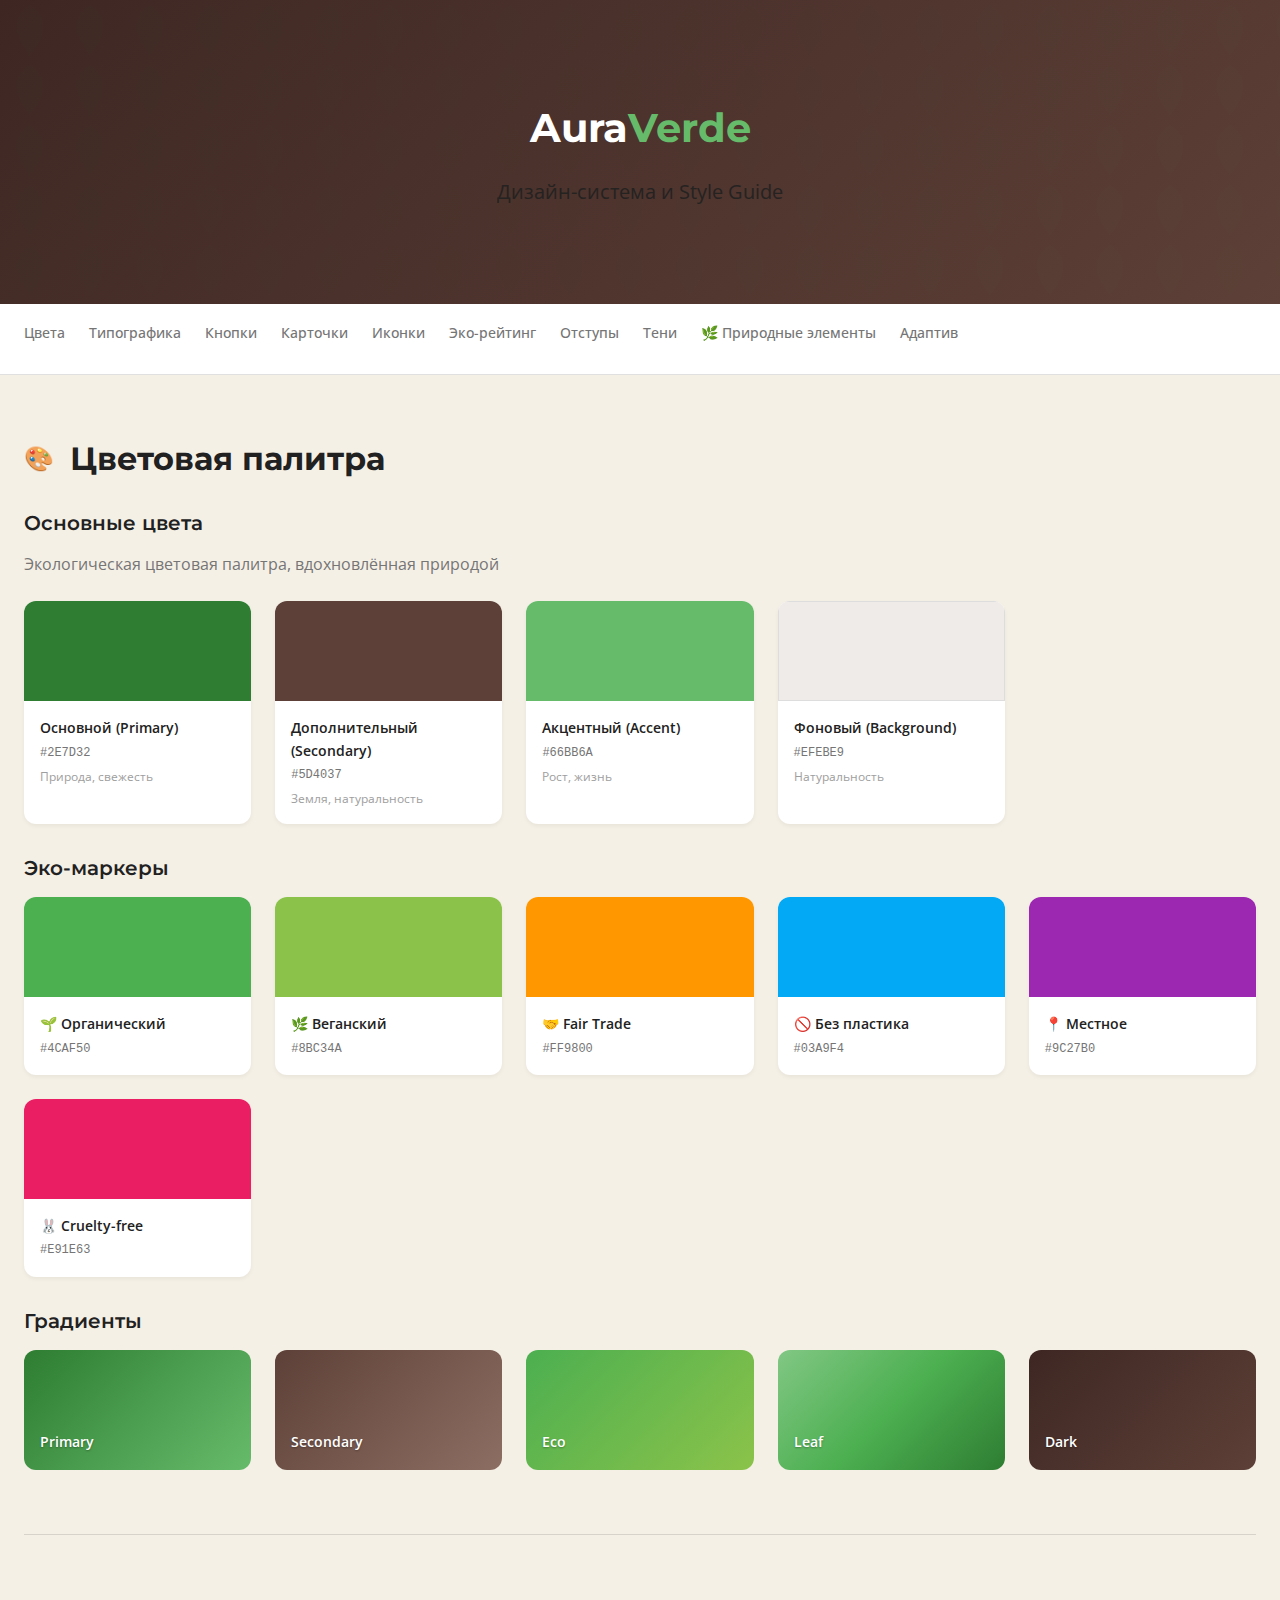
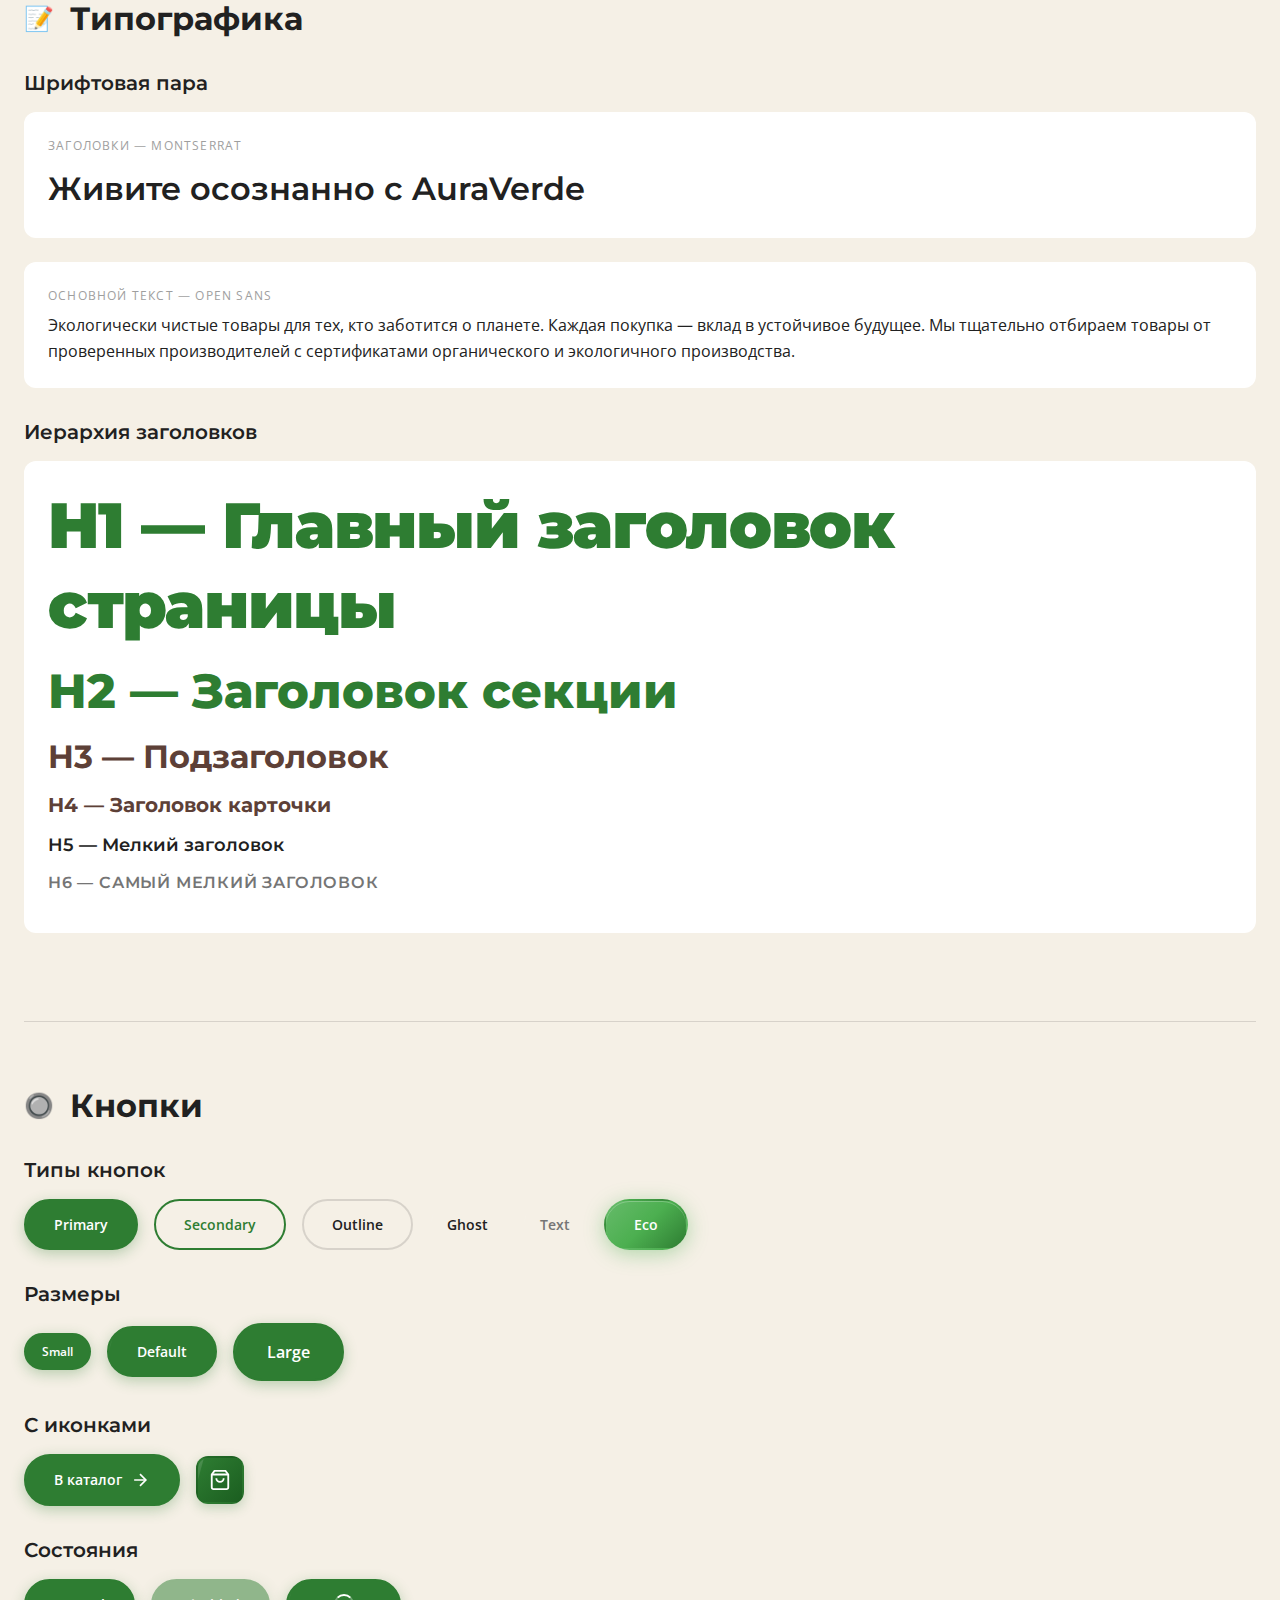
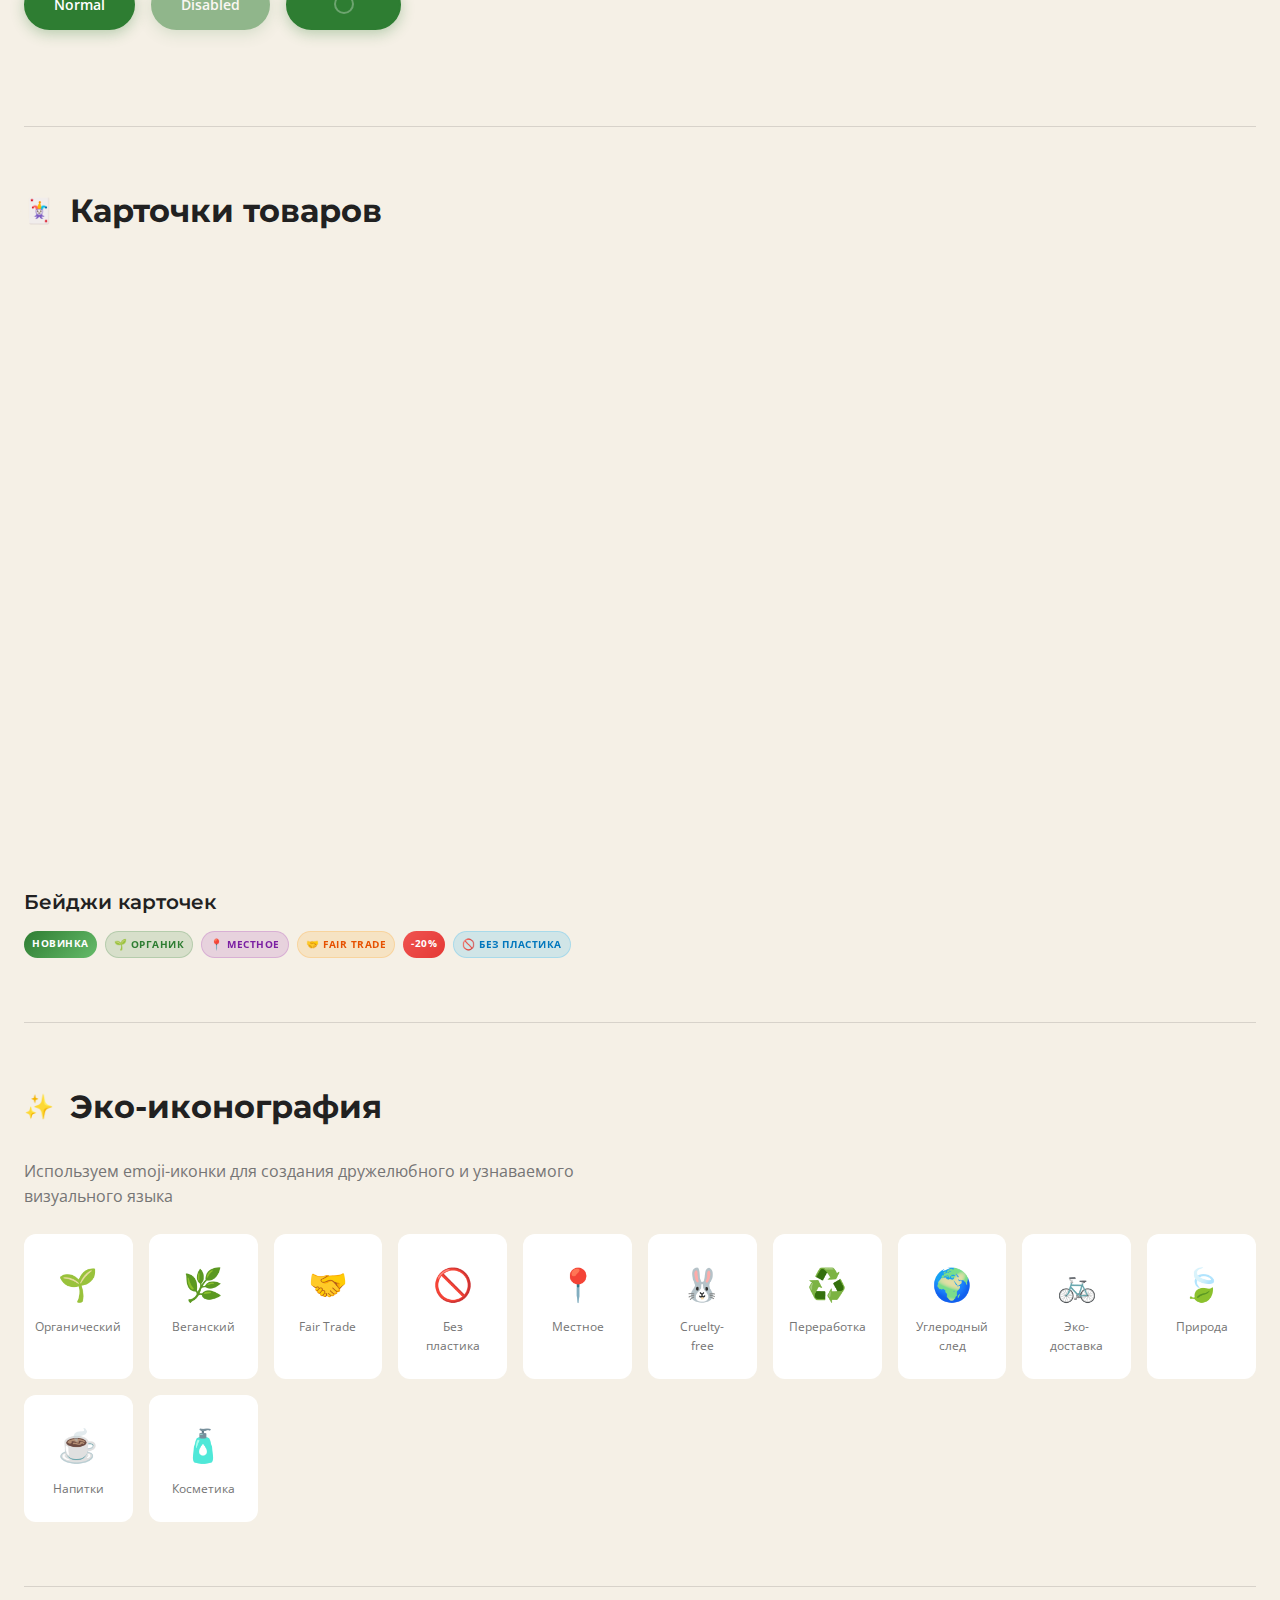
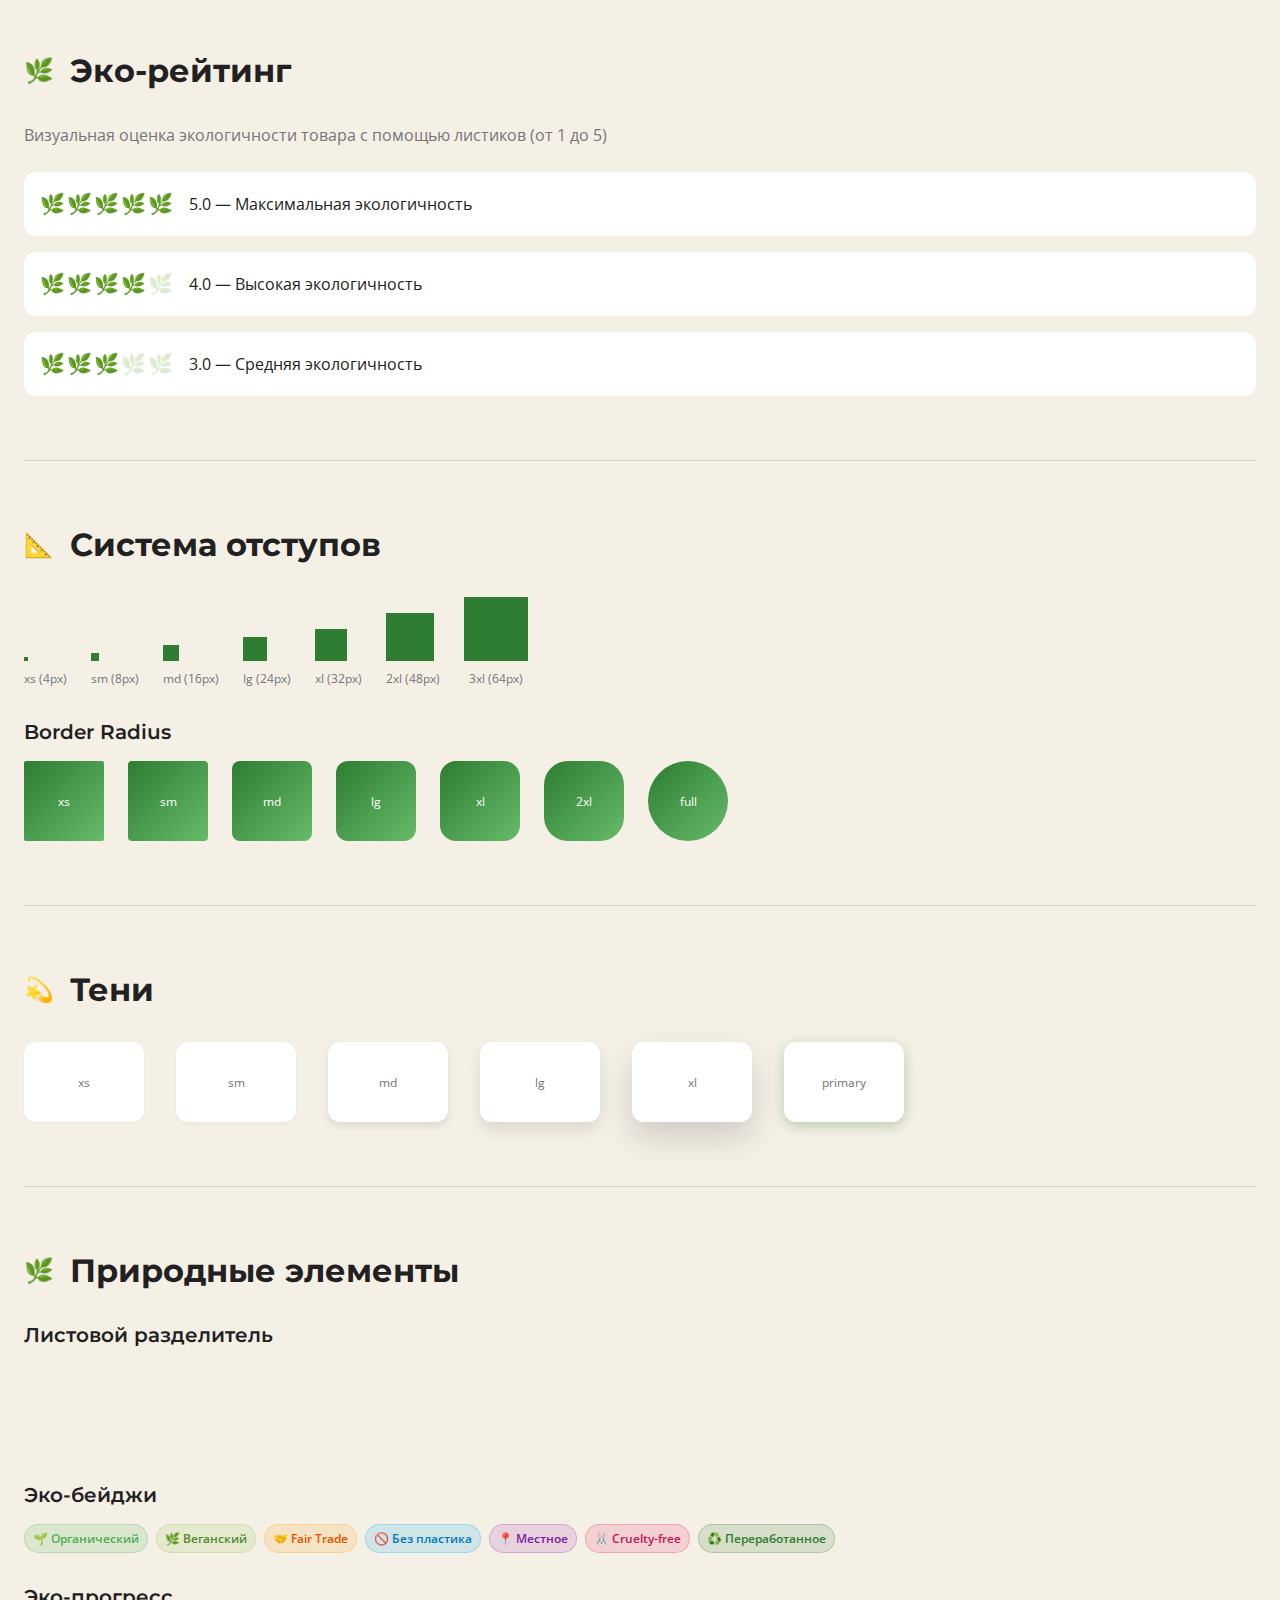
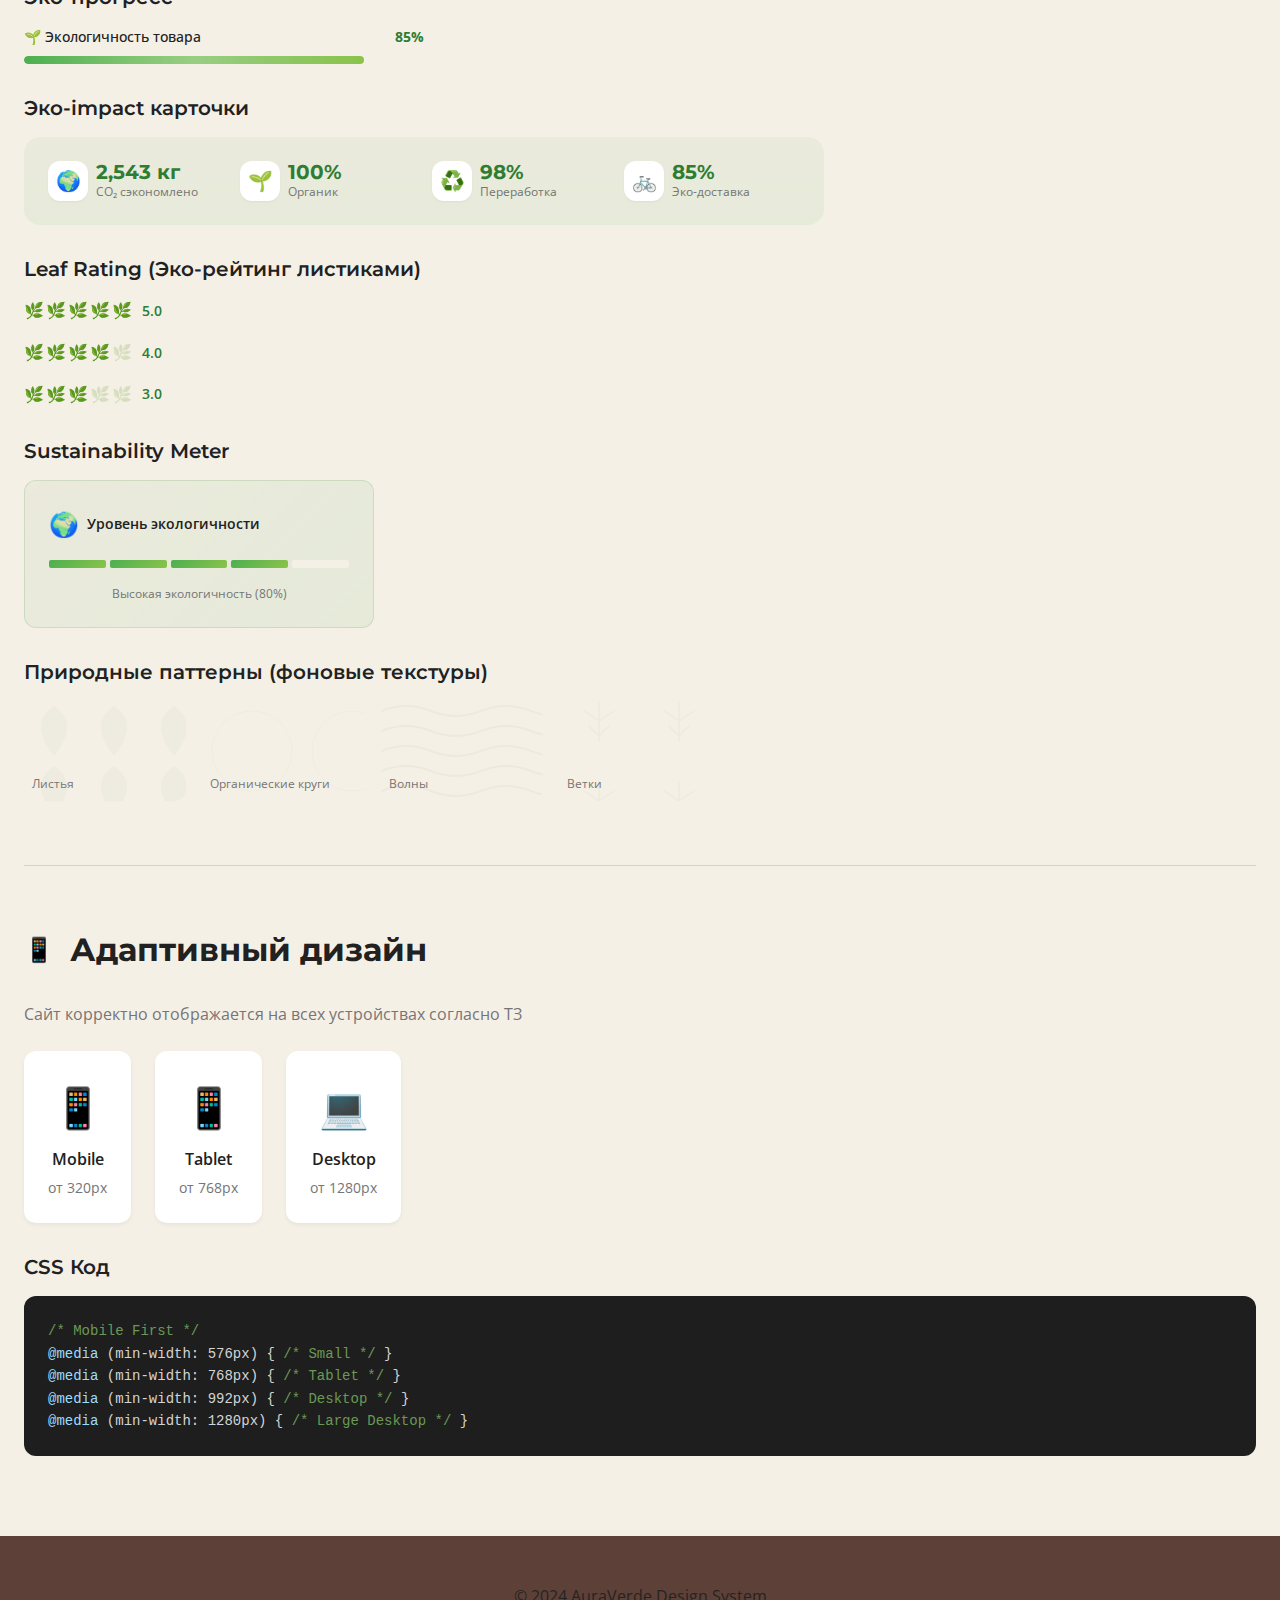
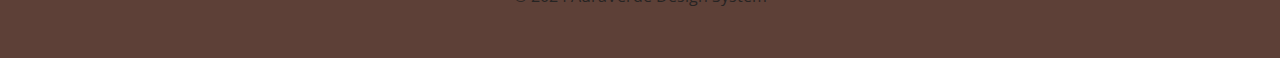
<file: style-guide.html>
<!DOCTYPE html>
<html lang="ru">
<head>
    <meta charset="UTF-8">
    <meta name="viewport" content="width=device-width, initial-scale=1.0">
    <title>AuraVerde — Style Guide</title>
    <link rel="preconnect" href="https://fonts.googleapis.com">
    <link rel="preconnect" href="https://fonts.gstatic.com" crossorigin>
    <link href="https://fonts.googleapis.com/css2?family=Montserrat:wght@400;500;600;700&family=Open+Sans:wght@300;400;500;600;700&display=swap" rel="stylesheet">
    <link rel="stylesheet" href="styles/index.css">
    
    <style>
        .sg-section {
            padding: var(--spacing-3xl) 0;
            border-bottom: 1px solid var(--color-border);
        }
        
        .sg-section:last-child {
            border-bottom: none;
        }
        
        .sg-title {
            font-family: var(--font-heading);
            font-size: var(--font-size-2xl);
            font-weight: var(--font-weight-bold);
            color: var(--color-text);
            margin-bottom: var(--spacing-xl);
            display: flex;
            align-items: center;
            gap: var(--spacing-md);
        }
        
        .sg-title-icon {
            font-size: 1.5rem;
        }
        
        .sg-subtitle {
            font-family: var(--font-heading);
            font-size: var(--font-size-lg);
            font-weight: var(--font-weight-semibold);
            color: var(--color-text);
            margin: var(--spacing-xl) 0 var(--spacing-md);
        }
        
        .sg-description {
            color: var(--color-text-light);
            margin-bottom: var(--spacing-lg);
            max-width: 600px;
        }

        .sg-colors {
            display: grid;
            grid-template-columns: repeat(auto-fill, minmax(200px, 1fr));
            gap: var(--spacing-lg);
        }
        
        .sg-color {
            background: var(--color-white);
            border-radius: var(--radius-lg);
            overflow: hidden;
            box-shadow: var(--shadow-sm);
        }
        
        .sg-color__swatch {
            height: 100px;
            display: flex;
            align-items: flex-end;
            padding: var(--spacing-md);
        }
        
        .sg-color__info {
            padding: var(--spacing-md);
        }
        
        .sg-color__name {
            font-weight: var(--font-weight-semibold);
            font-size: var(--font-size-sm);
            margin-bottom: var(--spacing-xs);
        }
        
        .sg-color__value {
            font-family: monospace;
            font-size: var(--font-size-xs);
            color: var(--color-text-light);
        }
        
        .sg-color__meaning {
            font-size: var(--font-size-xs);
            color: var(--color-text-muted);
            margin-top: var(--spacing-xs);
        }

        .sg-font-sample {
            margin-bottom: var(--spacing-lg);
            padding: var(--spacing-lg);
            background: var(--color-white);
            border-radius: var(--radius-lg);
        }
        
        .sg-font-label {
            font-size: var(--font-size-xs);
            color: var(--color-text-muted);
            text-transform: uppercase;
            letter-spacing: 0.1em;
            margin-bottom: var(--spacing-sm);
        }

        .sg-buttons {
            display: flex;
            flex-wrap: wrap;
            gap: var(--spacing-md);
            align-items: center;
        }
        
        .sg-button-group {
            margin-bottom: var(--spacing-xl);
        }

        .sg-cards {
            display: grid;
            grid-template-columns: repeat(auto-fill, minmax(280px, 1fr));
            gap: var(--spacing-xl);
        }

        .sg-icons {
            display: grid;
            grid-template-columns: repeat(auto-fill, minmax(100px, 1fr));
            gap: var(--spacing-md);
        }
        
        .sg-icon {
            display: flex;
            flex-direction: column;
            align-items: center;
            gap: var(--spacing-sm);
            padding: var(--spacing-lg);
            background: var(--color-white);
            border-radius: var(--radius-lg);
            text-align: center;
        }
        
        .sg-icon__symbol {
            font-size: 2rem;
        }
        
        .sg-icon__name {
            font-size: var(--font-size-xs);
            color: var(--color-text-light);
        }

        .sg-gradients {
            display: grid;
            grid-template-columns: repeat(auto-fill, minmax(200px, 1fr));
            gap: var(--spacing-lg);
        }
        
        .sg-gradient {
            height: 120px;
            border-radius: var(--radius-lg);
            display: flex;
            align-items: flex-end;
            padding: var(--spacing-md);
        }
        
        .sg-gradient__name {
            color: var(--color-white);
            font-size: var(--font-size-sm);
            font-weight: var(--font-weight-semibold);
            text-shadow: 0 1px 2px rgba(0,0,0,0.3);
        }

        .sg-spacing {
            display: flex;
            flex-wrap: wrap;
            gap: var(--spacing-lg);
            align-items: flex-end;
        }
        
        .sg-spacing-item {
            text-align: center;
        }
        
        .sg-spacing-box {
            background: var(--color-primary);
            margin-bottom: var(--spacing-sm);
        }
        
        .sg-spacing-label {
            font-size: var(--font-size-xs);
            color: var(--color-text-light);
        }

        .sg-shadows {
            display: flex;
            flex-wrap: wrap;
            gap: var(--spacing-xl);
        }
        
        .sg-shadow-item {
            width: 120px;
            height: 80px;
            background: var(--color-white);
            border-radius: var(--radius-lg);
            display: flex;
            align-items: center;
            justify-content: center;
            font-size: var(--font-size-xs);
            color: var(--color-text-light);
        }

        .sg-radius {
            display: flex;
            flex-wrap: wrap;
            gap: var(--spacing-lg);
        }
        
        .sg-radius-item {
            width: 80px;
            height: 80px;
            background: var(--gradient-primary);
            display: flex;
            align-items: center;
            justify-content: center;
            color: var(--color-white);
            font-size: var(--font-size-xs);
        }

        .sg-responsive {
            display: flex;
            gap: var(--spacing-lg);
            flex-wrap: wrap;
        }
        
        .sg-device {
            background: var(--color-white);
            border-radius: var(--radius-lg);
            padding: var(--spacing-lg);
            text-align: center;
            box-shadow: var(--shadow-sm);
        }
        
        .sg-device__icon {
            font-size: 2.5rem;
            margin-bottom: var(--spacing-sm);
        }
        
        .sg-device__name {
            font-weight: var(--font-weight-semibold);
            margin-bottom: var(--spacing-xs);
        }
        
        .sg-device__size {
            font-size: var(--font-size-sm);
            color: var(--color-text-light);
        }

        .sg-code {
            background: #1e1e1e;
            color: #d4d4d4;
            padding: var(--spacing-lg);
            border-radius: var(--radius-lg);
            font-family: 'Fira Code', monospace;
            font-size: var(--font-size-sm);
            overflow-x: auto;
            margin: var(--spacing-md) 0;
        }
        
        .sg-code .comment { color: #6a9955; }
        .sg-code .property { color: #9cdcfe; }
        .sg-code .value { color: #ce9178; }

        .sg-badges {
            display: flex;
            flex-wrap: wrap;
            gap: var(--spacing-sm);
        }

        .sg-eco-ratings {
            display: flex;
            flex-direction: column;
            gap: var(--spacing-md);
        }
        
        .sg-eco-rating {
            display: flex;
            align-items: center;
            gap: var(--spacing-md);
            padding: var(--spacing-md);
            background: var(--color-white);
            border-radius: var(--radius-lg);
        }
        
        .sg-eco-leaves {
            display: flex;
            gap: 2px;
        }
        
        .sg-eco-leaf {
            font-size: 1.25rem;
            opacity: 0.2;
        }
        
        .sg-eco-leaf--filled {
            opacity: 1;
        }

        .sg-header {
            background: var(--gradient-dark);
            color: var(--color-white);
            padding: var(--spacing-4xl) 0;
            text-align: center;
            position: relative;
            overflow: hidden;
        }
        
        .sg-header::before {
            content: '';
            position: absolute;
            inset: 0;
            background: var(--texture-leaves);
            opacity: 0.5;
        }
        
        .sg-header__content {
            position: relative;
            z-index: 1;
        }
        
        .sg-header__logo {
            font-family: var(--font-heading);
            font-size: var(--font-size-3xl);
            font-weight: var(--font-weight-bold);
            margin-bottom: var(--spacing-md);
        }
        
        .sg-header__logo-aura {
            color: var(--color-white);
        }
        
        .sg-header__logo-verde {
            color: var(--color-accent);
        }
        
        .sg-header__subtitle {
            font-size: var(--font-size-lg);
            opacity: 0.9;
        }

        .sg-nav {
            position: sticky;
            top: 0;
            background: var(--color-white);
            border-bottom: 1px solid var(--color-border);
            z-index: 100;
            padding: var(--spacing-md) 0;
        }
        
        .sg-nav__list {
            display: flex;
            gap: var(--spacing-lg);
            overflow-x: auto;
            padding-bottom: var(--spacing-sm);
        }
        
        .sg-nav__link {
            font-size: var(--font-size-sm);
            font-weight: var(--font-weight-medium);
            color: var(--color-text-light);
            white-space: nowrap;
            transition: color var(--transition-fast);
        }
        
        .sg-nav__link:hover {
            color: var(--color-primary);
        }
    </style>
</head>
<body style="background: var(--color-bg);">
    <header class="sg-header">
        <div class="sg-header__content">
            <div class="sg-header__logo">
                <span class="sg-header__logo-aura">Aura</span><span class="sg-header__logo-verde">Verde</span>
            </div>
            <p class="sg-header__subtitle">Дизайн-система и Style Guide</p>
        </div>
    </header>

    <nav class="sg-nav">
        <div class="container">
            <ul class="sg-nav__list">
                <li><a href="#colors" class="sg-nav__link">Цвета</a></li>
                <li><a href="#typography" class="sg-nav__link">Типографика</a></li>
                <li><a href="#buttons" class="sg-nav__link">Кнопки</a></li>
                <li><a href="#cards" class="sg-nav__link">Карточки</a></li>
                <li><a href="#icons" class="sg-nav__link">Иконки</a></li>
                <li><a href="#eco-rating" class="sg-nav__link">Эко-рейтинг</a></li>
                <li><a href="#spacing" class="sg-nav__link">Отступы</a></li>
                <li><a href="#shadows" class="sg-nav__link">Тени</a></li>
                <li><a href="#nature" class="sg-nav__link">🌿 Природные элементы</a></li>
                <li><a href="#responsive" class="sg-nav__link">Адаптив</a></li>
            </ul>
        </div>
    </nav>

    <main class="container">
        <section class="sg-section" id="colors">
            <h2 class="sg-title"><span class="sg-title-icon">🎨</span> Цветовая палитра</h2>
            
            <h3 class="sg-subtitle">Основные цвета</h3>
            <p class="sg-description">Экологическая цветовая палитра, вдохновлённая природой</p>
            
            <div class="sg-colors">
                <div class="sg-color">
                    <div class="sg-color__swatch" style="background: #2E7D32;"></div>
                    <div class="sg-color__info">
                        <div class="sg-color__name">Основной (Primary)</div>
                        <div class="sg-color__value">#2E7D32</div>
                        <div class="sg-color__meaning">Природа, свежесть</div>
                    </div>
                </div>
                <div class="sg-color">
                    <div class="sg-color__swatch" style="background: #5D4037;"></div>
                    <div class="sg-color__info">
                        <div class="sg-color__name">Дополнительный (Secondary)</div>
                        <div class="sg-color__value">#5D4037</div>
                        <div class="sg-color__meaning">Земля, натуральность</div>
                    </div>
                </div>
                <div class="sg-color">
                    <div class="sg-color__swatch" style="background: #66BB6A;"></div>
                    <div class="sg-color__info">
                        <div class="sg-color__name">Акцентный (Accent)</div>
                        <div class="sg-color__value">#66BB6A</div>
                        <div class="sg-color__meaning">Рост, жизнь</div>
                    </div>
                </div>
                <div class="sg-color">
                    <div class="sg-color__swatch" style="background: #EFEBE9; border: 1px solid #ddd;"></div>
                    <div class="sg-color__info">
                        <div class="sg-color__name">Фоновый (Background)</div>
                        <div class="sg-color__value">#EFEBE9</div>
                        <div class="sg-color__meaning">Натуральность</div>
                    </div>
                </div>
            </div>
            
            <h3 class="sg-subtitle">Эко-маркеры</h3>
            <div class="sg-colors">
                <div class="sg-color">
                    <div class="sg-color__swatch" style="background: #4CAF50;"></div>
                    <div class="sg-color__info">
                        <div class="sg-color__name">🌱 Органический</div>
                        <div class="sg-color__value">#4CAF50</div>
                    </div>
                </div>
                <div class="sg-color">
                    <div class="sg-color__swatch" style="background: #8BC34A;"></div>
                    <div class="sg-color__info">
                        <div class="sg-color__name">🌿 Веганский</div>
                        <div class="sg-color__value">#8BC34A</div>
                    </div>
                </div>
                <div class="sg-color">
                    <div class="sg-color__swatch" style="background: #FF9800;"></div>
                    <div class="sg-color__info">
                        <div class="sg-color__name">🤝 Fair Trade</div>
                        <div class="sg-color__value">#FF9800</div>
                    </div>
                </div>
                <div class="sg-color">
                    <div class="sg-color__swatch" style="background: #03A9F4;"></div>
                    <div class="sg-color__info">
                        <div class="sg-color__name">🚫 Без пластика</div>
                        <div class="sg-color__value">#03A9F4</div>
                    </div>
                </div>
                <div class="sg-color">
                    <div class="sg-color__swatch" style="background: #9C27B0;"></div>
                    <div class="sg-color__info">
                        <div class="sg-color__name">📍 Местное</div>
                        <div class="sg-color__value">#9C27B0</div>
                    </div>
                </div>
                <div class="sg-color">
                    <div class="sg-color__swatch" style="background: #E91E63;"></div>
                    <div class="sg-color__info">
                        <div class="sg-color__name">🐰 Cruelty-free</div>
                        <div class="sg-color__value">#E91E63</div>
                    </div>
                </div>
            </div>
            
            <h3 class="sg-subtitle">Градиенты</h3>
            <div class="sg-gradients">
                <div class="sg-gradient" style="background: linear-gradient(135deg, #2E7D32 0%, #66BB6A 100%);">
                    <span class="sg-gradient__name">Primary</span>
                </div>
                <div class="sg-gradient" style="background: linear-gradient(135deg, #5D4037 0%, #8D6E63 100%);">
                    <span class="sg-gradient__name">Secondary</span>
                </div>
                <div class="sg-gradient" style="background: linear-gradient(135deg, #4CAF50 0%, #8BC34A 100%);">
                    <span class="sg-gradient__name">Eco</span>
                </div>
                <div class="sg-gradient" style="background: linear-gradient(135deg, #81C784 0%, #4CAF50 50%, #2E7D32 100%);">
                    <span class="sg-gradient__name">Leaf</span>
                </div>
                <div class="sg-gradient" style="background: linear-gradient(135deg, #3E2723 0%, #5D4037 100%);">
                    <span class="sg-gradient__name">Dark</span>
                </div>
            </div>
        </section>

        <section class="sg-section" id="typography">
            <h2 class="sg-title"><span class="sg-title-icon">📝</span> Типографика</h2>
            
            <h3 class="sg-subtitle">Шрифтовая пара</h3>
            
            <div class="sg-font-sample">
                <div class="sg-font-label">Заголовки — Montserrat</div>
                <p style="font-family: 'Montserrat', sans-serif; font-size: 2rem; font-weight: 600;">
                    Живите осознанно с AuraVerde
                </p>
            </div>
            
            <div class="sg-font-sample">
                <div class="sg-font-label">Основной текст — Open Sans</div>
                <p style="font-family: 'Open Sans', sans-serif; font-size: 1rem; line-height: 1.6;">
                    Экологически чистые товары для тех, кто заботится о планете. 
                    Каждая покупка — вклад в устойчивое будущее. Мы тщательно отбираем 
                    товары от проверенных производителей с сертификатами органического 
                    и экологичного производства.
                </p>
            </div>
            
            <h3 class="sg-subtitle">Иерархия заголовков</h3>
            
            <div class="sg-font-sample">
                <h1>H1 — Главный заголовок страницы</h1>
                <h2>H2 — Заголовок секции</h2>
                <h3>H3 — Подзаголовок</h3>
                <h4>H4 — Заголовок карточки</h4>
                <h5>H5 — Мелкий заголовок</h5>
                <h6>H6 — Самый мелкий заголовок</h6>
            </div>
        </section>

        <section class="sg-section" id="buttons">
            <h2 class="sg-title"><span class="sg-title-icon">🔘</span> Кнопки</h2>
            
            <div class="sg-button-group">
                <h3 class="sg-subtitle">Типы кнопок</h3>
                <div class="sg-buttons">
                    <button class="btn btn--primary">Primary</button>
                    <button class="btn btn--secondary">Secondary</button>
                    <button class="btn btn--outline">Outline</button>
                    <button class="btn btn--ghost">Ghost</button>
                    <button class="btn btn--text">Text</button>
                    <button class="btn btn--eco">Eco</button>
                </div>
            </div>
            
            <div class="sg-button-group">
                <h3 class="sg-subtitle">Размеры</h3>
                <div class="sg-buttons">
                    <button class="btn btn--primary btn--sm">Small</button>
                    <button class="btn btn--primary">Default</button>
                    <button class="btn btn--primary btn--lg">Large</button>
                </div>
            </div>
            
            <div class="sg-button-group">
                <h3 class="sg-subtitle">С иконками</h3>
                <div class="sg-buttons">
                    <button class="btn btn--primary">
                        В каталог
                        <svg width="20" height="20" viewBox="0 0 24 24" fill="none" stroke="currentColor" stroke-width="2">
                            <line x1="5" y1="12" x2="19" y2="12"></line>
                            <polyline points="12 5 19 12 12 19"></polyline>
                        </svg>
                    </button>
                    <button class="btn btn--cart" title="В корзину">
                        <svg width="22" height="22" viewBox="0 0 24 24" fill="none" stroke="currentColor" stroke-width="2">
                            <path d="M6 2L3 6v14a2 2 0 0 0 2 2h14a2 2 0 0 0 2-2V6l-3-4z"></path>
                            <line x1="3" y1="6" x2="21" y2="6"></line>
                            <path d="M16 10a4 4 0 0 1-8 0"></path>
                        </svg>
                    </button>
                </div>
            </div>
            
            <div class="sg-button-group">
                <h3 class="sg-subtitle">Состояния</h3>
                <div class="sg-buttons">
                    <button class="btn btn--primary">Normal</button>
                    <button class="btn btn--primary" disabled>Disabled</button>
                    <button class="btn btn--primary btn--loading">Loading</button>
                </div>
            </div>
        </section>

        <section class="sg-section" id="cards">
            <h2 class="sg-title"><span class="sg-title-icon">🃏</span> Карточки товаров</h2>
            
            <div class="sg-cards">
                <div class="product-card">
                    <div class="product-card__badges">
                        <span class="product-card__badge product-card__badge--new">Новинка</span>
                        <span class="product-card__badge product-card__badge--eco">🌱 Органик</span>
                    </div>
                    <div class="product-card__image">
                        <div class="product-card__placeholder">🍯</div>
                        <button class="product-card__quick-view">Быстрый просмотр</button>
                    </div>
                    <div class="product-card__content">
                        <span class="product-card__category">Продукты</span>
                        <h3 class="product-card__title">Органический мёд липовый</h3>
                        <div class="product-card__eco-rating">
                            <div class="sg-eco-leaves">
                                <span class="sg-eco-leaf sg-eco-leaf--filled">🌿</span>
                                <span class="sg-eco-leaf sg-eco-leaf--filled">🌿</span>
                                <span class="sg-eco-leaf sg-eco-leaf--filled">🌿</span>
                                <span class="sg-eco-leaf sg-eco-leaf--filled">🌿</span>
                                <span class="sg-eco-leaf sg-eco-leaf--filled">🌿</span>
                            </div>
                        </div>
                        <div class="product-card__footer">
                            <div class="product-card__price">
                                <span class="product-card__price-current">590 руб.</span>
                            </div>
                            <button class="btn btn--cart">
                                <svg width="20" height="20" viewBox="0 0 24 24" fill="none" stroke="currentColor" stroke-width="2">
                                    <path d="M6 2L3 6v14a2 2 0 0 0 2 2h14a2 2 0 0 0 2-2V6l-3-4z"></path>
                                    <line x1="3" y1="6" x2="21" y2="6"></line>
                                    <path d="M16 10a4 4 0 0 1-8 0"></path>
                                </svg>
                            </button>
                        </div>
                    </div>
                </div>

                <div class="product-card">
                    <div class="product-card__badges">
                        <span class="product-card__badge product-card__badge--fairtrade">🤝 Fair Trade</span>
                    </div>
                    <div class="product-card__image">
                        <div class="product-card__placeholder">☕</div>
                        <button class="product-card__quick-view">Быстрый просмотр</button>
                    </div>
                    <div class="product-card__content">
                        <span class="product-card__category">Продукты</span>
                        <h3 class="product-card__title">Кофе молотый Fair Trade</h3>
                        <div class="product-card__eco-rating">
                            <div class="sg-eco-leaves">
                                <span class="sg-eco-leaf sg-eco-leaf--filled">🌿</span>
                                <span class="sg-eco-leaf sg-eco-leaf--filled">🌿</span>
                                <span class="sg-eco-leaf sg-eco-leaf--filled">🌿</span>
                                <span class="sg-eco-leaf sg-eco-leaf--filled">🌿</span>
                                <span class="sg-eco-leaf">🌿</span>
                            </div>
                        </div>
                        <div class="product-card__footer">
                            <div class="product-card__price">
                                <span class="product-card__price-old">890 руб.</span>
                                <span class="product-card__price-current">750 руб.</span>
                            </div>
                            <button class="btn btn--cart">
                                <svg width="20" height="20" viewBox="0 0 24 24" fill="none" stroke="currentColor" stroke-width="2">
                                    <path d="M6 2L3 6v14a2 2 0 0 0 2 2h14a2 2 0 0 0 2-2V6l-3-4z"></path>
                                    <line x1="3" y1="6" x2="21" y2="6"></line>
                                    <path d="M16 10a4 4 0 0 1-8 0"></path>
                                </svg>
                            </button>
                        </div>
                    </div>
                </div>

                <div class="product-card">
                    <div class="product-card__badges">
                        <span class="product-card__badge product-card__badge--plastic-free">🚫 Без пластика</span>
                        <span class="product-card__badge product-card__badge--local">📍 Местное</span>
                    </div>
                    <div class="product-card__image">
                        <div class="product-card__placeholder">🧴</div>
                        <button class="product-card__quick-view">Быстрый просмотр</button>
                    </div>
                    <div class="product-card__content">
                        <span class="product-card__category">Косметика</span>
                        <h3 class="product-card__title">Шампунь твёрдый с лавандой</h3>
                        <div class="product-card__eco-rating">
                            <div class="sg-eco-leaves">
                                <span class="sg-eco-leaf sg-eco-leaf--filled">🌿</span>
                                <span class="sg-eco-leaf sg-eco-leaf--filled">🌿</span>
                                <span class="sg-eco-leaf sg-eco-leaf--filled">🌿</span>
                                <span class="sg-eco-leaf sg-eco-leaf--filled">🌿</span>
                                <span class="sg-eco-leaf sg-eco-leaf--filled">🌿</span>
                            </div>
                        </div>
                        <div class="product-card__footer">
                            <div class="product-card__price">
                                <span class="product-card__price-current">450 руб.</span>
                            </div>
                            <button class="btn btn--cart">
                                <svg width="20" height="20" viewBox="0 0 24 24" fill="none" stroke="currentColor" stroke-width="2">
                                    <path d="M6 2L3 6v14a2 2 0 0 0 2 2h14a2 2 0 0 0 2-2V6l-3-4z"></path>
                                    <line x1="3" y1="6" x2="21" y2="6"></line>
                                    <path d="M16 10a4 4 0 0 1-8 0"></path>
                                </svg>
                            </button>
                        </div>
                    </div>
                </div>
            </div>
            
            <h3 class="sg-subtitle">Бейджи карточек</h3>
            <div class="sg-badges">
                <span class="product-card__badge product-card__badge--new">Новинка</span>
                <span class="product-card__badge product-card__badge--eco">🌱 Органик</span>
                <span class="product-card__badge product-card__badge--local">📍 Местное</span>
                <span class="product-card__badge product-card__badge--fairtrade">🤝 Fair Trade</span>
                <span class="product-card__badge product-card__badge--sale">-20%</span>
                <span class="product-card__badge product-card__badge--plastic-free">🚫 Без пластика</span>
            </div>
        </section>

        <section class="sg-section" id="icons">
            <h2 class="sg-title"><span class="sg-title-icon">✨</span> Эко-иконография</h2>
            
            <p class="sg-description">
                Используем emoji-иконки для создания дружелюбного и узнаваемого визуального языка
            </p>
            
            <div class="sg-icons">
                <div class="sg-icon">
                    <span class="sg-icon__symbol">🌱</span>
                    <span class="sg-icon__name">Органический</span>
                </div>
                <div class="sg-icon">
                    <span class="sg-icon__symbol">🌿</span>
                    <span class="sg-icon__name">Веганский</span>
                </div>
                <div class="sg-icon">
                    <span class="sg-icon__symbol">🤝</span>
                    <span class="sg-icon__name">Fair Trade</span>
                </div>
                <div class="sg-icon">
                    <span class="sg-icon__symbol">🚫</span>
                    <span class="sg-icon__name">Без пластика</span>
                </div>
                <div class="sg-icon">
                    <span class="sg-icon__symbol">📍</span>
                    <span class="sg-icon__name">Местное</span>
                </div>
                <div class="sg-icon">
                    <span class="sg-icon__symbol">🐰</span>
                    <span class="sg-icon__name">Cruelty-free</span>
                </div>
                <div class="sg-icon">
                    <span class="sg-icon__symbol">♻️</span>
                    <span class="sg-icon__name">Переработка</span>
                </div>
                <div class="sg-icon">
                    <span class="sg-icon__symbol">🌍</span>
                    <span class="sg-icon__name">Углеродный след</span>
                </div>
                <div class="sg-icon">
                    <span class="sg-icon__symbol">🚲</span>
                    <span class="sg-icon__name">Эко-доставка</span>
                </div>
                <div class="sg-icon">
                    <span class="sg-icon__symbol">🍃</span>
                    <span class="sg-icon__name">Природа</span>
                </div>
                <div class="sg-icon">
                    <span class="sg-icon__symbol">☕</span>
                    <span class="sg-icon__name">Напитки</span>
                </div>
                <div class="sg-icon">
                    <span class="sg-icon__symbol">🧴</span>
                    <span class="sg-icon__name">Косметика</span>
                </div>
            </div>
        </section>

        <section class="sg-section" id="eco-rating">
            <h2 class="sg-title"><span class="sg-title-icon">🌿</span> Эко-рейтинг</h2>
            
            <p class="sg-description">
                Визуальная оценка экологичности товара с помощью листиков (от 1 до 5)
            </p>
            
            <div class="sg-eco-ratings">
                <div class="sg-eco-rating">
                    <div class="sg-eco-leaves">
                        <span class="sg-eco-leaf sg-eco-leaf--filled">🌿</span>
                        <span class="sg-eco-leaf sg-eco-leaf--filled">🌿</span>
                        <span class="sg-eco-leaf sg-eco-leaf--filled">🌿</span>
                        <span class="sg-eco-leaf sg-eco-leaf--filled">🌿</span>
                        <span class="sg-eco-leaf sg-eco-leaf--filled">🌿</span>
                    </div>
                    <span>5.0 — Максимальная экологичность</span>
                </div>
                <div class="sg-eco-rating">
                    <div class="sg-eco-leaves">
                        <span class="sg-eco-leaf sg-eco-leaf--filled">🌿</span>
                        <span class="sg-eco-leaf sg-eco-leaf--filled">🌿</span>
                        <span class="sg-eco-leaf sg-eco-leaf--filled">🌿</span>
                        <span class="sg-eco-leaf sg-eco-leaf--filled">🌿</span>
                        <span class="sg-eco-leaf">🌿</span>
                    </div>
                    <span>4.0 — Высокая экологичность</span>
                </div>
                <div class="sg-eco-rating">
                    <div class="sg-eco-leaves">
                        <span class="sg-eco-leaf sg-eco-leaf--filled">🌿</span>
                        <span class="sg-eco-leaf sg-eco-leaf--filled">🌿</span>
                        <span class="sg-eco-leaf sg-eco-leaf--filled">🌿</span>
                        <span class="sg-eco-leaf">🌿</span>
                        <span class="sg-eco-leaf">🌿</span>
                    </div>
                    <span>3.0 — Средняя экологичность</span>
                </div>
            </div>
        </section>

        <section class="sg-section" id="spacing">
            <h2 class="sg-title"><span class="sg-title-icon">📐</span> Система отступов</h2>
            
            <div class="sg-spacing">
                <div class="sg-spacing-item">
                    <div class="sg-spacing-box" style="width: 4px; height: 4px;"></div>
                    <div class="sg-spacing-label">xs (4px)</div>
                </div>
                <div class="sg-spacing-item">
                    <div class="sg-spacing-box" style="width: 8px; height: 8px;"></div>
                    <div class="sg-spacing-label">sm (8px)</div>
                </div>
                <div class="sg-spacing-item">
                    <div class="sg-spacing-box" style="width: 16px; height: 16px;"></div>
                    <div class="sg-spacing-label">md (16px)</div>
                </div>
                <div class="sg-spacing-item">
                    <div class="sg-spacing-box" style="width: 24px; height: 24px;"></div>
                    <div class="sg-spacing-label">lg (24px)</div>
                </div>
                <div class="sg-spacing-item">
                    <div class="sg-spacing-box" style="width: 32px; height: 32px;"></div>
                    <div class="sg-spacing-label">xl (32px)</div>
                </div>
                <div class="sg-spacing-item">
                    <div class="sg-spacing-box" style="width: 48px; height: 48px;"></div>
                    <div class="sg-spacing-label">2xl (48px)</div>
                </div>
                <div class="sg-spacing-item">
                    <div class="sg-spacing-box" style="width: 64px; height: 64px;"></div>
                    <div class="sg-spacing-label">3xl (64px)</div>
                </div>
            </div>
            
            <h3 class="sg-subtitle">Border Radius</h3>
            <div class="sg-radius">
                <div class="sg-radius-item" style="border-radius: 2px;">xs</div>
                <div class="sg-radius-item" style="border-radius: 4px;">sm</div>
                <div class="sg-radius-item" style="border-radius: 8px;">md</div>
                <div class="sg-radius-item" style="border-radius: 12px;">lg</div>
                <div class="sg-radius-item" style="border-radius: 16px;">xl</div>
                <div class="sg-radius-item" style="border-radius: 24px;">2xl</div>
                <div class="sg-radius-item" style="border-radius: 9999px;">full</div>
            </div>
        </section>

        <section class="sg-section" id="shadows">
            <h2 class="sg-title"><span class="sg-title-icon">💫</span> Тени</h2>
            
            <div class="sg-shadows">
                <div class="sg-shadow-item" style="box-shadow: 0 1px 2px rgba(0, 0, 0, 0.05);">xs</div>
                <div class="sg-shadow-item" style="box-shadow: 0 2px 4px rgba(0, 0, 0, 0.05);">sm</div>
                <div class="sg-shadow-item" style="box-shadow: 0 4px 8px rgba(0, 0, 0, 0.1);">md</div>
                <div class="sg-shadow-item" style="box-shadow: 0 8px 16px rgba(0, 0, 0, 0.1);">lg</div>
                <div class="sg-shadow-item" style="box-shadow: 0 16px 32px rgba(0, 0, 0, 0.15);">xl</div>
                <div class="sg-shadow-item" style="box-shadow: 0 4px 14px rgba(46, 125, 50, 0.3);">primary</div>
            </div>
        </section>

        <section class="sg-section" id="nature">
            <h2 class="sg-title"><span class="sg-title-icon">🌿</span> Природные элементы</h2>
            
            <h3 class="sg-subtitle">Листовой разделитель</h3>
            <div class="leaf-divider">
                <span class="leaf-divider__line"></span>
                <span class="leaf-divider__icon">🌿</span>
                <span class="leaf-divider__line"></span>
            </div>
            
            <h3 class="sg-subtitle">Эко-бейджи</h3>
            <div class="sg-badges" style="margin-bottom: var(--spacing-xl);">
                <span class="eco-badge eco-badge--organic">🌱 Органический</span>
                <span class="eco-badge eco-badge--vegan">🌿 Веганский</span>
                <span class="eco-badge eco-badge--fairtrade">🤝 Fair Trade</span>
                <span class="eco-badge eco-badge--plastic-free">🚫 Без пластика</span>
                <span class="eco-badge eco-badge--local">📍 Местное</span>
                <span class="eco-badge eco-badge--cruelty-free">🐰 Cruelty-free</span>
                <span class="eco-badge eco-badge--recycled">♻️ Переработанное</span>
            </div>
            
            <h3 class="sg-subtitle">Эко-прогресс</h3>
            <div style="max-width: 400px; margin-bottom: var(--spacing-xl);">
                <div class="eco-progress">
                    <div class="eco-progress__header">
                        <span class="eco-progress__label">🌱 Экологичность товара</span>
                        <span class="eco-progress__value">85%</span>
                    </div>
                    <div class="eco-progress__bar">
                        <div class="eco-progress__fill" style="width: 85%;"></div>
                    </div>
                </div>
            </div>
            
            <h3 class="sg-subtitle">Эко-impact карточки</h3>
            <div class="eco-impact" style="max-width: 800px;">
                <div class="eco-impact__item">
                    <div class="eco-impact__icon">🌍</div>
                    <div class="eco-impact__data">
                        <span class="eco-impact__value">2,543 кг</span>
                        <span class="eco-impact__label">CO₂ сэкономлено</span>
                    </div>
                </div>
                <div class="eco-impact__item">
                    <div class="eco-impact__icon">🌱</div>
                    <div class="eco-impact__data">
                        <span class="eco-impact__value">100%</span>
                        <span class="eco-impact__label">Органик</span>
                    </div>
                </div>
                <div class="eco-impact__item">
                    <div class="eco-impact__icon">♻️</div>
                    <div class="eco-impact__data">
                        <span class="eco-impact__value">98%</span>
                        <span class="eco-impact__label">Переработка</span>
                    </div>
                </div>
                <div class="eco-impact__item">
                    <div class="eco-impact__icon">🚲</div>
                    <div class="eco-impact__data">
                        <span class="eco-impact__value">85%</span>
                        <span class="eco-impact__label">Эко-доставка</span>
                    </div>
                </div>
            </div>
            
            <h3 class="sg-subtitle">Leaf Rating (Эко-рейтинг листиками)</h3>
            <div style="display: flex; flex-direction: column; gap: var(--spacing-md); max-width: 300px;">
                <div class="leaf-rating">
                    <span class="leaf-rating__leaf leaf-rating__leaf--filled">🌿</span>
                    <span class="leaf-rating__leaf leaf-rating__leaf--filled">🌿</span>
                    <span class="leaf-rating__leaf leaf-rating__leaf--filled">🌿</span>
                    <span class="leaf-rating__leaf leaf-rating__leaf--filled">🌿</span>
                    <span class="leaf-rating__leaf leaf-rating__leaf--filled">🌿</span>
                    <span class="leaf-rating__value">5.0</span>
                </div>
                <div class="leaf-rating">
                    <span class="leaf-rating__leaf leaf-rating__leaf--filled">🌿</span>
                    <span class="leaf-rating__leaf leaf-rating__leaf--filled">🌿</span>
                    <span class="leaf-rating__leaf leaf-rating__leaf--filled">🌿</span>
                    <span class="leaf-rating__leaf leaf-rating__leaf--filled">🌿</span>
                    <span class="leaf-rating__leaf">🌿</span>
                    <span class="leaf-rating__value">4.0</span>
                </div>
                <div class="leaf-rating">
                    <span class="leaf-rating__leaf leaf-rating__leaf--filled">🌿</span>
                    <span class="leaf-rating__leaf leaf-rating__leaf--filled">🌿</span>
                    <span class="leaf-rating__leaf leaf-rating__leaf--filled">🌿</span>
                    <span class="leaf-rating__leaf">🌿</span>
                    <span class="leaf-rating__leaf">🌿</span>
                    <span class="leaf-rating__value">3.0</span>
                </div>
            </div>
            
            <h3 class="sg-subtitle">Sustainability Meter</h3>
            <div style="max-width: 350px;">
                <div class="sustainability-meter">
                    <div class="sustainability-meter__header">
                        <span class="sustainability-meter__icon">🌍</span>
                        <span class="sustainability-meter__title">Уровень экологичности</span>
                    </div>
                    <div class="sustainability-meter__gauge">
                        <div class="sustainability-meter__segment sustainability-meter__segment--active"></div>
                        <div class="sustainability-meter__segment sustainability-meter__segment--active"></div>
                        <div class="sustainability-meter__segment sustainability-meter__segment--active"></div>
                        <div class="sustainability-meter__segment sustainability-meter__segment--active"></div>
                        <div class="sustainability-meter__segment"></div>
                    </div>
                    <span class="sustainability-meter__label">Высокая экологичность (80%)</span>
                </div>
            </div>
            
            <h3 class="sg-subtitle">Природные паттерны (фоновые текстуры)</h3>
            <div style="display: grid; grid-template-columns: repeat(auto-fill, minmax(150px, 1fr)); gap: var(--spacing-md);">
                <div style="height: 100px; background: var(--texture-leaves), var(--color-bg); border-radius: var(--radius-lg); display: flex; align-items: flex-end; padding: var(--spacing-sm);">
                    <span style="font-size: var(--font-size-xs); color: var(--color-text-light);">Листья</span>
                </div>
                <div style="height: 100px; background: var(--texture-organic), var(--color-bg); border-radius: var(--radius-lg); display: flex; align-items: flex-end; padding: var(--spacing-sm);">
                    <span style="font-size: var(--font-size-xs); color: var(--color-text-light);">Органические круги</span>
                </div>
                <div style="height: 100px; background: var(--texture-waves), var(--color-bg); border-radius: var(--radius-lg); display: flex; align-items: flex-end; padding: var(--spacing-sm);">
                    <span style="font-size: var(--font-size-xs); color: var(--color-text-light);">Волны</span>
                </div>
                <div style="height: 100px; background: var(--texture-branches), var(--color-bg); border-radius: var(--radius-lg); display: flex; align-items: flex-end; padding: var(--spacing-sm);">
                    <span style="font-size: var(--font-size-xs); color: var(--color-text-light);">Ветки</span>
                </div>
            </div>
        </section>

        <section class="sg-section" id="responsive">
            <h2 class="sg-title"><span class="sg-title-icon">📱</span> Адаптивный дизайн</h2>
            
            <p class="sg-description">
                Сайт корректно отображается на всех устройствах согласно ТЗ
            </p>
            
            <div class="sg-responsive">
                <div class="sg-device">
                    <div class="sg-device__icon">📱</div>
                    <div class="sg-device__name">Mobile</div>
                    <div class="sg-device__size">от 320px</div>
                </div>
                <div class="sg-device">
                    <div class="sg-device__icon">📱</div>
                    <div class="sg-device__name">Tablet</div>
                    <div class="sg-device__size">от 768px</div>
                </div>
                <div class="sg-device">
                    <div class="sg-device__icon">💻</div>
                    <div class="sg-device__name">Desktop</div>
                    <div class="sg-device__size">от 1280px</div>
                </div>
            </div>
            
            <h3 class="sg-subtitle">CSS Код</h3>
            <div class="sg-code">
                <span class="comment">/* Mobile First */</span><br>
                <span class="property">@media</span> (min-width: 576px) { <span class="comment">/* Small */</span> }<br>
                <span class="property">@media</span> (min-width: 768px) { <span class="comment">/* Tablet */</span> }<br>
                <span class="property">@media</span> (min-width: 992px) { <span class="comment">/* Desktop */</span> }<br>
                <span class="property">@media</span> (min-width: 1280px) { <span class="comment">/* Large Desktop */</span> }
            </div>
        </section>

    </main>

    <footer style="background: var(--color-secondary); color: var(--color-white); padding: var(--spacing-2xl) 0; text-align: center;">
        <div class="container">
            <p style="opacity: 0.9;">© 2024 AuraVerde Design System</p>
        </div>
    </footer>

</body>
</html>
</file>
<file: styles/index.css>
@import "normalize.css";
@import "variables.css";
@import "globals.css";
@import "utils.css";

@import "../blocks/animations/animations.css";

@import "../blocks/btn/btn.css";
@import "../blocks/btn/__icon/btn__icon.css";

@import "../blocks/btn/--primary/btn--primary.css";
@import "../blocks/btn/--secondary/btn--secondary.css";
@import "../blocks/btn/--outline/btn--outline.css";
@import "../blocks/btn/--outline/-white/btn--outline-white.css";
@import "../blocks/btn/--ghost/btn--ghost.css";
@import "../blocks/btn/--text/btn--text.css";
@import "../blocks/btn/--eco/btn--eco.css";
@import "../blocks/btn/--cart/btn--cart.css";
@import "../blocks/btn/--loading/btn--loading.css";
@import "../blocks/btn/--disabled/btn--disabled.css";

@import "../blocks/btn/--sm/btn--sm.css";
@import "../blocks/btn/--lg/btn--lg.css";
@import "../blocks/btn/--xl/btn--xl.css";
@import "../blocks/btn/--full/btn--full.css";

@import "../blocks/btn-group/btn-group.css";
@import "../blocks/btn-group/--center/btn-group--center.css";
@import "../blocks/btn-group/--vertical/btn-group--vertical.css";

@import "../blocks/container/container.css";
@import "../blocks/section/section.css";

@import "../blocks/header/header.css";
@import "../blocks/header/__top-bar/header__top-bar.css";
@import "../blocks/header/__logo/header__logo.css";
@import "../blocks/header/__nav/header__nav.css";
@import "../blocks/header/__search/header__search.css";
@import "../blocks/header/__actions/header__actions.css";
@import "../blocks/header/--scrolled/header--scrolled.css";

@import "../blocks/footer/footer.css";

@import "../blocks/hero/hero.css";
@import "../blocks/hero-inner/hero-inner.css";
@import "../blocks/hero-slider/hero-slider.css";

@import "../blocks/about/about.css";
@import "../blocks/about/__grid/about__grid.css";
@import "../blocks/about/__images/about__images.css";
@import "../blocks/about/__image/about__image.css";
@import "../blocks/about/__image/--main/about__image--main.css";
@import "../blocks/about/__image/--secondary/about__image--secondary.css";
@import "../blocks/about/__experience/about__experience.css";
@import "../blocks/about/__features/about__features.css";

@import "../blocks/about-mission/about-mission.css";
@import "../blocks/about-mission/__title/about-mission__title.css";
@import "../blocks/about-mission/__text/about-mission__text.css";
@import "../blocks/about-mission/__list/about-mission__list.css";

@import "../blocks/about-story/about-story.css";
@import "../blocks/about-story/__title/about-story__title.css";
@import "../blocks/about-story/__text/about-story__text.css";
@import "../blocks/about-story/__stats/about-story__stats.css";

@import "../blocks/article/article.css";
@import "../blocks/review-card/review-card.css";

@import "../blocks/blog/__grid/blog__grid.css";
@import "../blocks/blog/__actions/blog__actions.css";
@import "../blocks/blog/__notice/blog__notice.css";

@import "../blocks/blog-card/blog-card.css";
@import "../blocks/blog-card/__image/blog-card__image.css";
@import "../blocks/blog-card/__content/blog-card__content.css";
@import "../blocks/blog-card/__category/blog-card__category.css";
@import "../blocks/blog-card/__title/blog-card__title.css";
@import "../blocks/blog-card/__excerpt/blog-card__excerpt.css";
@import "../blocks/blog-card/__meta/blog-card__meta.css";
@import "../blocks/blog-card/__date/blog-card__date.css";
@import "../blocks/blog-card/__tags/blog-card__tags.css";
@import "../blocks/blog-card/__tag/blog-card__tag.css";
@import "../blocks/blog-card/__footer/blog-card__footer.css";
@import "../blocks/blog-card/__link/blog-card__link.css";
@import "../blocks/blog-card/__placeholder/blog-card__placeholder.css";

@import "../blocks/catalog/catalog.css";
@import "../blocks/categories/categories.css";
@import "../blocks/category-card/category-card.css";
@import "../blocks/filter/filter.css";

@import "../blocks/product-card/product-card.css";
@import "../blocks/product-card/__image/product-card__image.css";
@import "../blocks/product-card/__content/product-card__content.css";
@import "../blocks/product-card/__badges/product-card__badges.css";
@import "../blocks/product-card/__actions/product-card__actions.css";
@import "../blocks/product-card/__footer/product-card__footer.css";

@import "../blocks/product-card/--featured/product-card--featured.css";
@import "../blocks/product-card/--horizontal/product-card--horizontal.css";
@import "../blocks/product-card/--hidden/product-card--hidden.css";

@import "../blocks/cart/cart.css";
@import "../blocks/checkout/checkout.css";

@import "../blocks/eco-card/eco-card.css";
@import "../blocks/eco-counter/eco-counter.css";
@import "../blocks/eco-marker/eco-marker.css";
@import "../blocks/eco-rating/eco-rating.css";
@import "../blocks/carbon-chart/carbon-chart.css";
@import "../blocks/stat-card/stat-card.css";

@import "../blocks/form/form.css";
@import "../blocks/contact/contact.css";
@import "../blocks/contacts/contacts.css";
@import "../blocks/contact-card/contact-card.css";
@import "../blocks/delivery/delivery.css";

@import "../blocks/modal/modal.css";
@import "../blocks/manufacturer-modal/manufacturer-modal.css";
@import "../blocks/search-modal/search-modal.css";
@import "../blocks/success-modal/success-modal.css";

@import "../blocks/overlay/overlay.css";
@import "../blocks/toast/toast.css";
@import "../blocks/preloader/preloader.css";

@import "../blocks/image-placeholder/image-placeholder.css";
@import "../blocks/floating-card/floating-card.css";
@import "../blocks/newsletter/newsletter.css";
@import "../blocks/our-history/our-history.css";
@import "../blocks/features/features.css";
@import "../blocks/sustainability/sustainability.css";
@import "../blocks/testimonial/testimonial.css";
@import "../blocks/slider/slider.css";
@import "../blocks/scroll-indicator/scroll-indicator.css";
@import "../blocks/search-results/search-results.css";
@import "../blocks/back-to-top/back-to-top.css";
@import "../blocks/back-to-top/--visible/back-to-top--visible.css";
@import "../blocks/nature-elements/nature-elements.css";
@import "../blocks/why-auraverde/why-auraverde.css";
</file>
